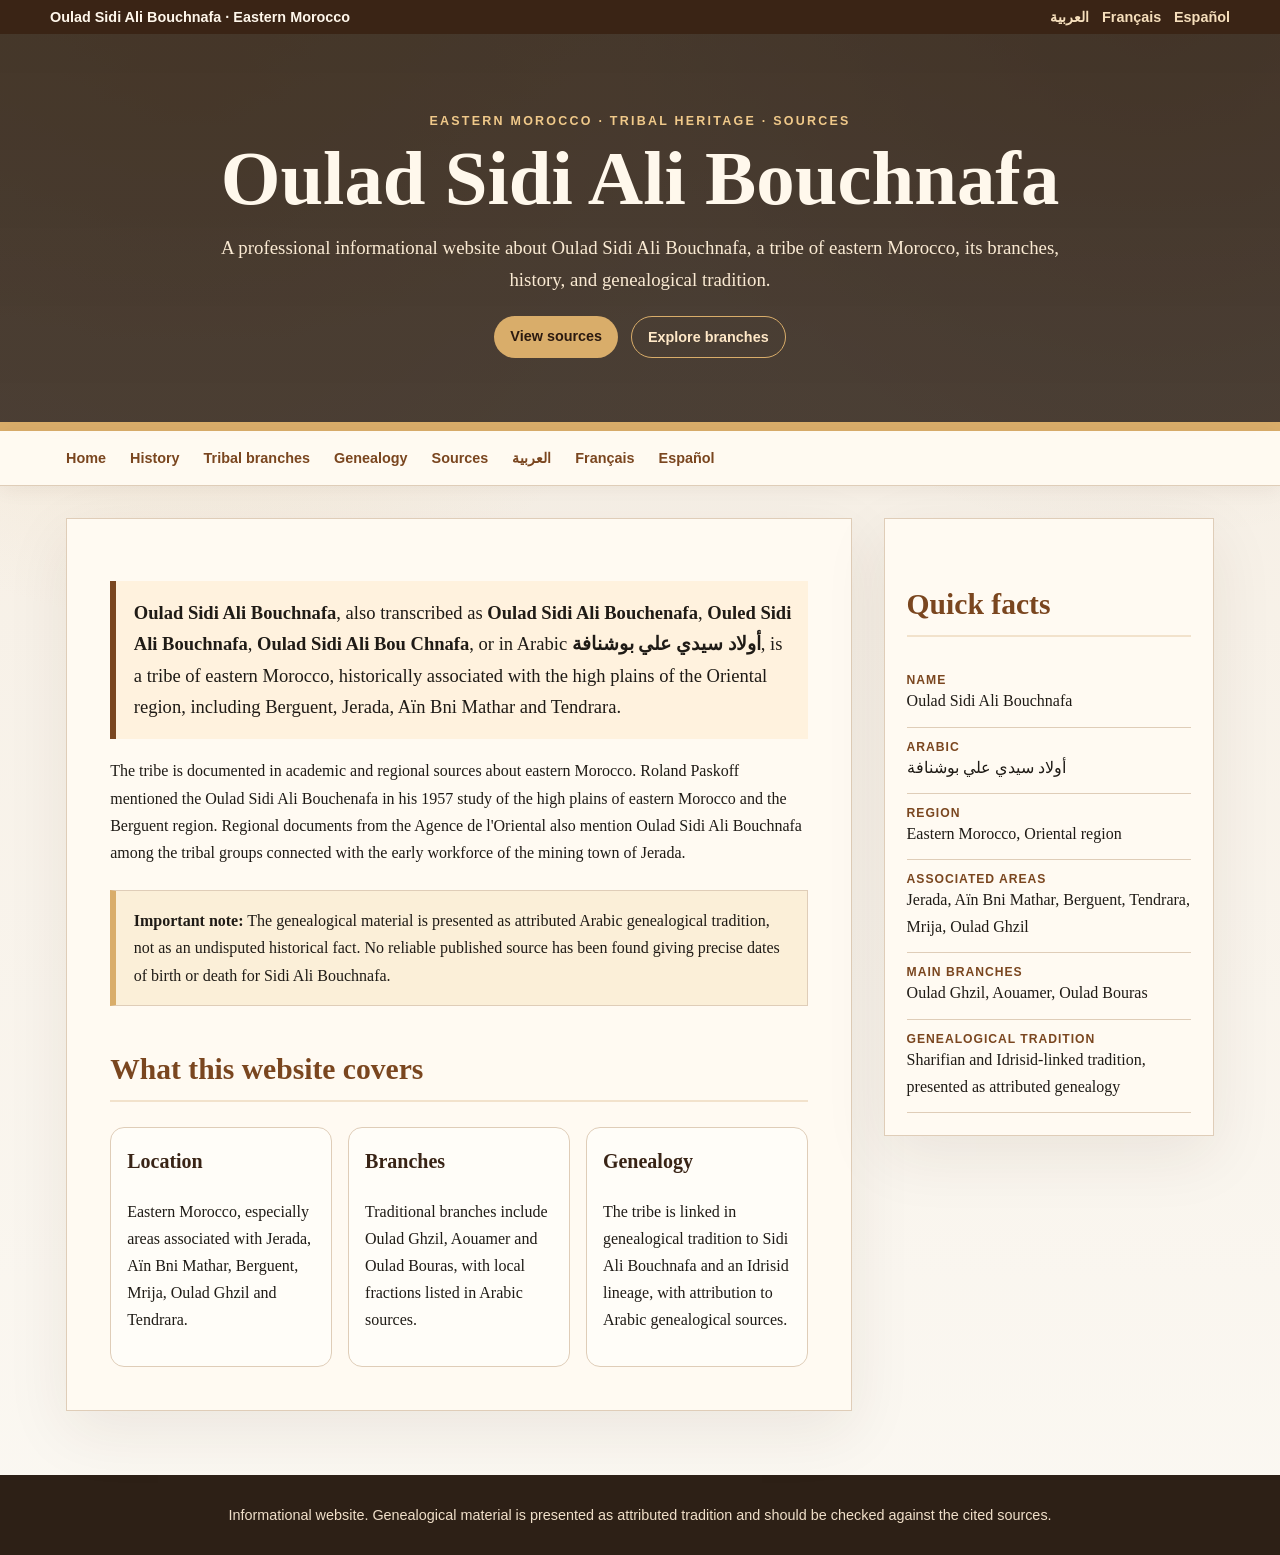
<file: index.html>
<!DOCTYPE html>
<html lang="en">
<head>
  <meta charset="UTF-8" />
  <meta name="viewport" content="width=device-width, initial-scale=1.0" />
  <title>Oulad Sidi Ali Bouchnafa | Eastern Morocco</title>
  <meta name="description" content="A professional informational website about Oulad Sidi Ali Bouchnafa, a tribe of eastern Morocco, its branches, history, and genealogical tradition." />
  <meta property="og:title" content="Oulad Sidi Ali Bouchnafa | Eastern Morocco" />
  <meta property="og:description" content="A professional informational website about Oulad Sidi Ali Bouchnafa, a tribe of eastern Morocco, its branches, history, and genealogical tradition." />
  <meta property="og:type" content="website" />
  <link rel="stylesheet" href="style.css" />
</head>
<body class="">
  <div class="topbar"><div class="wrap">
    <div>Oulad Sidi Ali Bouchnafa · Eastern Morocco</div>
    <div class="langs"><a href="ar.html">العربية</a><a href="fr.html">Français</a><a href="es.html">Español</a></div>
  </div></div>
  <section class="hero">
    <div class="kicker">Eastern Morocco · Tribal heritage · Sources</div>
    <h1>Oulad Sidi Ali Bouchnafa</h1>
    <p>A professional informational website about Oulad Sidi Ali Bouchnafa, a tribe of eastern Morocco, its branches, history, and genealogical tradition.</p>
    <div class="cta">
      <a class="button" href="sources.html">View sources</a>
      <a class="button secondary" href="branches.html">Explore branches</a>
    </div>
  </section>
  
<nav class="nav"><div class="wrap">
  <a href="index.html">Home</a>
  <a href="history.html">History</a>
  <a href="branches.html">Tribal branches</a>
  <a href="genealogy.html">Genealogy</a>
  <a href="sources.html">Sources</a>
  <a href="ar.html">العربية</a>
  <a href="fr.html">Français</a>
  <a href="es.html">Español</a>
</div></nav>

  
<div class="container">
  <main>
    <p class="lead"><strong>Oulad Sidi Ali Bouchnafa</strong>, also transcribed as <strong>Oulad Sidi Ali Bouchenafa</strong>, <strong>Ouled Sidi Ali Bouchnafa</strong>, <strong>Oulad Sidi Ali Bou Chnafa</strong>, or in Arabic <strong>أولاد سيدي علي بوشنافة</strong>, is a tribe of eastern Morocco, historically associated with the high plains of the Oriental region, including Berguent, Jerada, Aïn Bni Mathar and Tendrara.</p>

    <p>The tribe is documented in academic and regional sources about eastern Morocco. Roland Paskoff mentioned the Oulad Sidi Ali Bouchenafa in his 1957 study of the high plains of eastern Morocco and the Berguent region. Regional documents from the Agence de l'Oriental also mention Oulad Sidi Ali Bouchnafa among the tribal groups connected with the early workforce of the mining town of Jerada.</p>

    <div class="notice"><strong>Important note:</strong> The genealogical material is presented as attributed Arabic genealogical tradition, not as an undisputed historical fact. No reliable published source has been found giving precise dates of birth or death for Sidi Ali Bouchnafa.</div>

    <h2>What this website covers</h2>
    <div class="grid3">
      <div class="card"><h3>Location</h3><p>Eastern Morocco, especially areas associated with Jerada, Aïn Bni Mathar, Berguent, Mrija, Oulad Ghzil and Tendrara.</p></div>
      <div class="card"><h3>Branches</h3><p>Traditional branches include Oulad Ghzil, Aouamer and Oulad Bouras, with local fractions listed in Arabic sources.</p></div>
      <div class="card"><h3>Genealogy</h3><p>The tribe is linked in genealogical tradition to Sidi Ali Bouchnafa and an Idrisid lineage, with attribution to Arabic genealogical sources.</p></div>
    </div>
  </main>
  <aside class="panel">
    <h2>Quick facts</h2>
    <div class="factrow"><strong>Name</strong> Oulad Sidi Ali Bouchnafa</div>
    <div class="factrow"><strong>Arabic</strong> <span lang="ar" dir="rtl">أولاد سيدي علي بوشنافة</span></div>
    <div class="factrow"><strong>Region</strong> Eastern Morocco, Oriental region</div>
    <div class="factrow"><strong>Associated areas</strong> Jerada, Aïn Bni Mathar, Berguent, Tendrara, Mrija, Oulad Ghzil</div>
    <div class="factrow"><strong>Main branches</strong> Oulad Ghzil, Aouamer, Oulad Bouras</div>
    <div class="factrow"><strong>Genealogical tradition</strong> Sharifian and Idrisid-linked tradition, presented as attributed genealogy</div>
  </aside>
</div>

  <footer>
    Informational website. Genealogical material is presented as attributed tradition and should be checked against the cited sources.
  </footer>
</body>
</html>
</file>
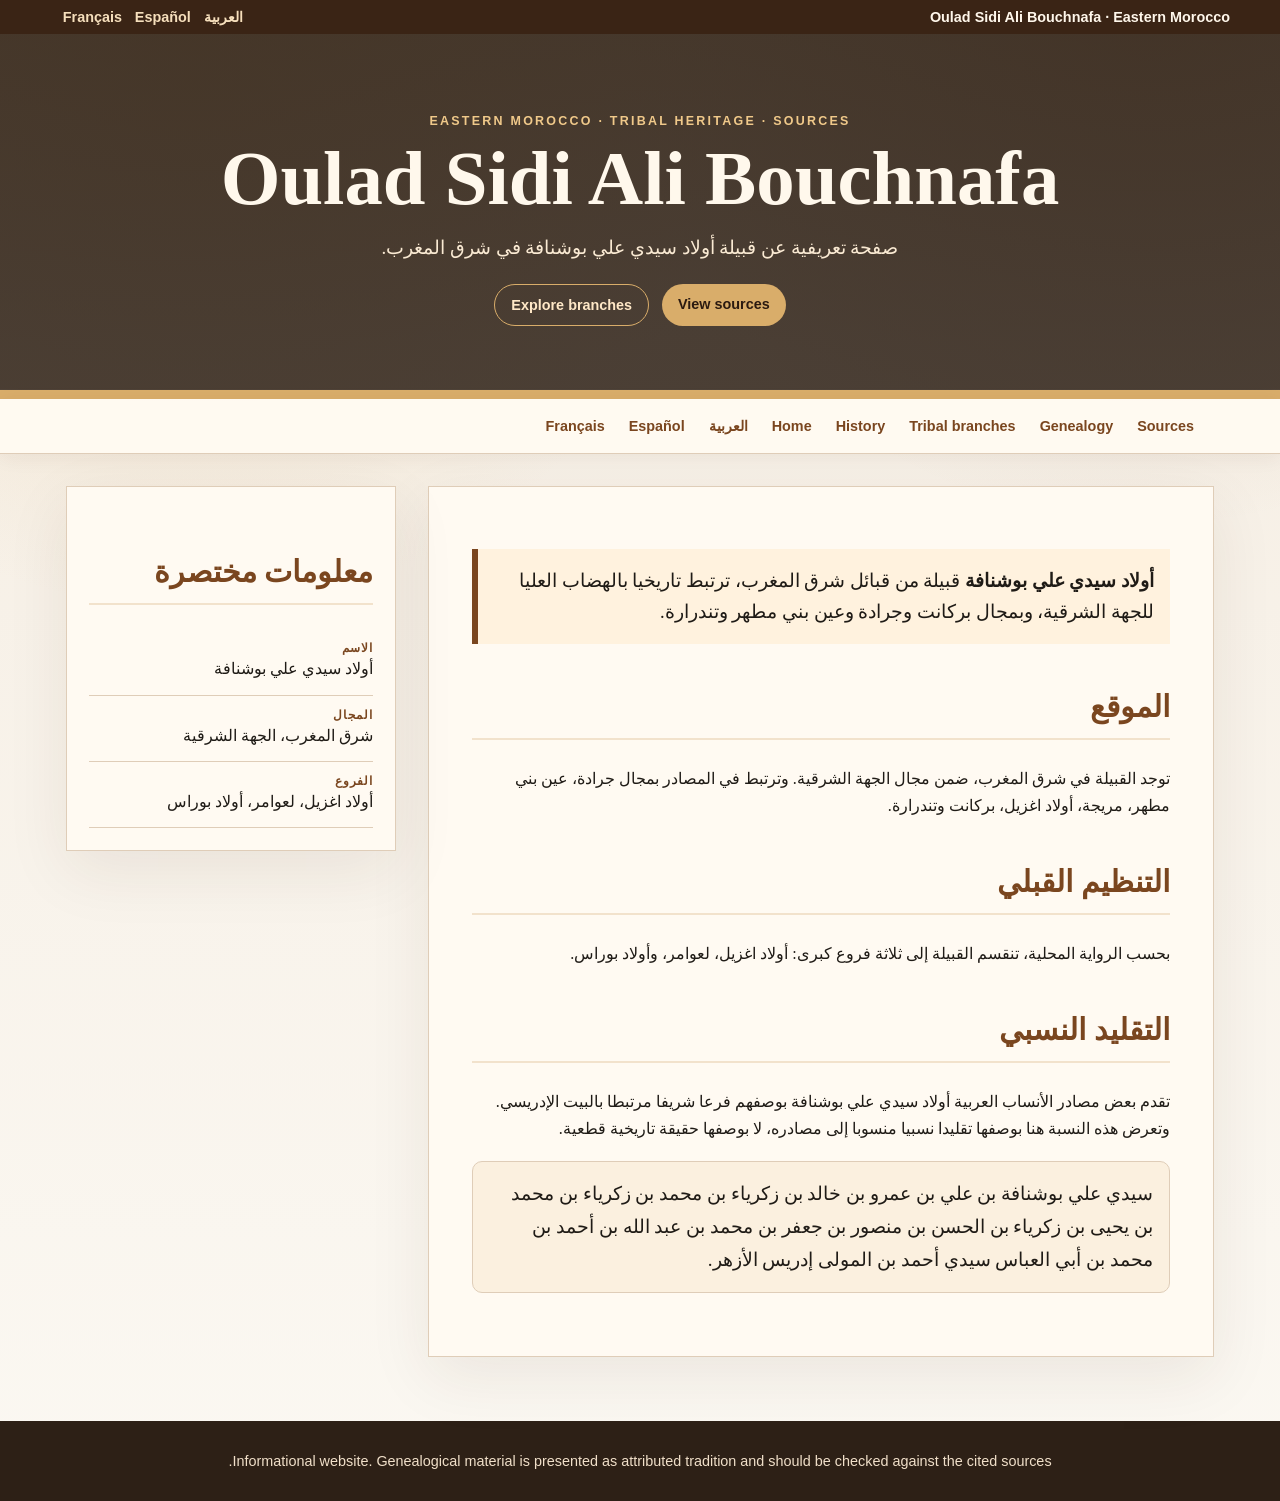
<file: ar.html>
<!DOCTYPE html>
<html lang="ar">
<head>
  <meta charset="UTF-8" />
  <meta name="viewport" content="width=device-width, initial-scale=1.0" />
  <title>أولاد سيدي علي بوشنافة</title>
  <meta name="description" content="صفحة تعريفية عن قبيلة أولاد سيدي علي بوشنافة في شرق المغرب." />
  <meta property="og:title" content="أولاد سيدي علي بوشنافة" />
  <meta property="og:description" content="صفحة تعريفية عن قبيلة أولاد سيدي علي بوشنافة في شرق المغرب." />
  <meta property="og:type" content="website" />
  <link rel="stylesheet" href="style.css" />
</head>
<body class="rtl">
  <div class="topbar"><div class="wrap">
    <div>Oulad Sidi Ali Bouchnafa · Eastern Morocco</div>
    <div class="langs"><a href="ar.html">العربية</a><a href="fr.html">Français</a><a href="es.html">Español</a></div>
  </div></div>
  <section class="hero">
    <div class="kicker">Eastern Morocco · Tribal heritage · Sources</div>
    <h1>Oulad Sidi Ali Bouchnafa</h1>
    <p>صفحة تعريفية عن قبيلة أولاد سيدي علي بوشنافة في شرق المغرب.</p>
    <div class="cta">
      <a class="button" href="sources.html">View sources</a>
      <a class="button secondary" href="branches.html">Explore branches</a>
    </div>
  </section>
  
<nav class="nav"><div class="wrap">
  <a href="index.html">Home</a>
  <a href="history.html">History</a>
  <a href="branches.html">Tribal branches</a>
  <a href="genealogy.html">Genealogy</a>
  <a href="sources.html">Sources</a>
  <a href="ar.html">العربية</a>
  <a href="fr.html">Français</a>
  <a href="es.html">Español</a>
</div></nav>

  
<div class="container rtl">
  <main>
    <p class="lead"><strong>أولاد سيدي علي بوشنافة</strong> قبيلة من قبائل شرق المغرب، ترتبط تاريخيا بالهضاب العليا للجهة الشرقية، وبمجال بركانت وجرادة وعين بني مطهر وتندرارة.</p>
    <h2>الموقع</h2>
    <p>توجد القبيلة في شرق المغرب، ضمن مجال الجهة الشرقية. وترتبط في المصادر بمجال جرادة، عين بني مطهر، مريجة، أولاد اغزيل، بركانت وتندرارة.</p>
    <h2>التنظيم القبلي</h2>
    <p>بحسب الرواية المحلية، تنقسم القبيلة إلى ثلاثة فروع كبرى: أولاد اغزيل، لعوامر، وأولاد بوراس.</p>
    <h2>التقليد النسبي</h2>
    <p>تقدم بعض مصادر الأنساب العربية أولاد سيدي علي بوشنافة بوصفهم فرعا شريفا مرتبطا بالبيت الإدريسي. وتعرض هذه النسبة هنا بوصفها تقليدا نسبيا منسوبا إلى مصادره، لا بوصفها حقيقة تاريخية قطعية.</p>
    <p class="arabic">سيدي علي بوشنافة بن علي بن عمرو بن خالد بن زكرياء بن محمد بن زكرياء بن محمد بن يحيى بن زكرياء بن الحسن بن منصور بن جعفر بن محمد بن عبد الله بن أحمد بن محمد بن أبي العباس سيدي أحمد بن المولى إدريس الأزهر.</p>
  </main>
  <aside class="panel">
    <h2>معلومات مختصرة</h2>
    <div class="factrow"><strong>الاسم</strong> أولاد سيدي علي بوشنافة</div>
    <div class="factrow"><strong>المجال</strong> شرق المغرب، الجهة الشرقية</div>
    <div class="factrow"><strong>الفروع</strong> أولاد اغزيل، لعوامر، أولاد بوراس</div>
  </aside>
</div>

  <footer>
    Informational website. Genealogical material is presented as attributed tradition and should be checked against the cited sources.
  </footer>
</body>
</html>
</file>
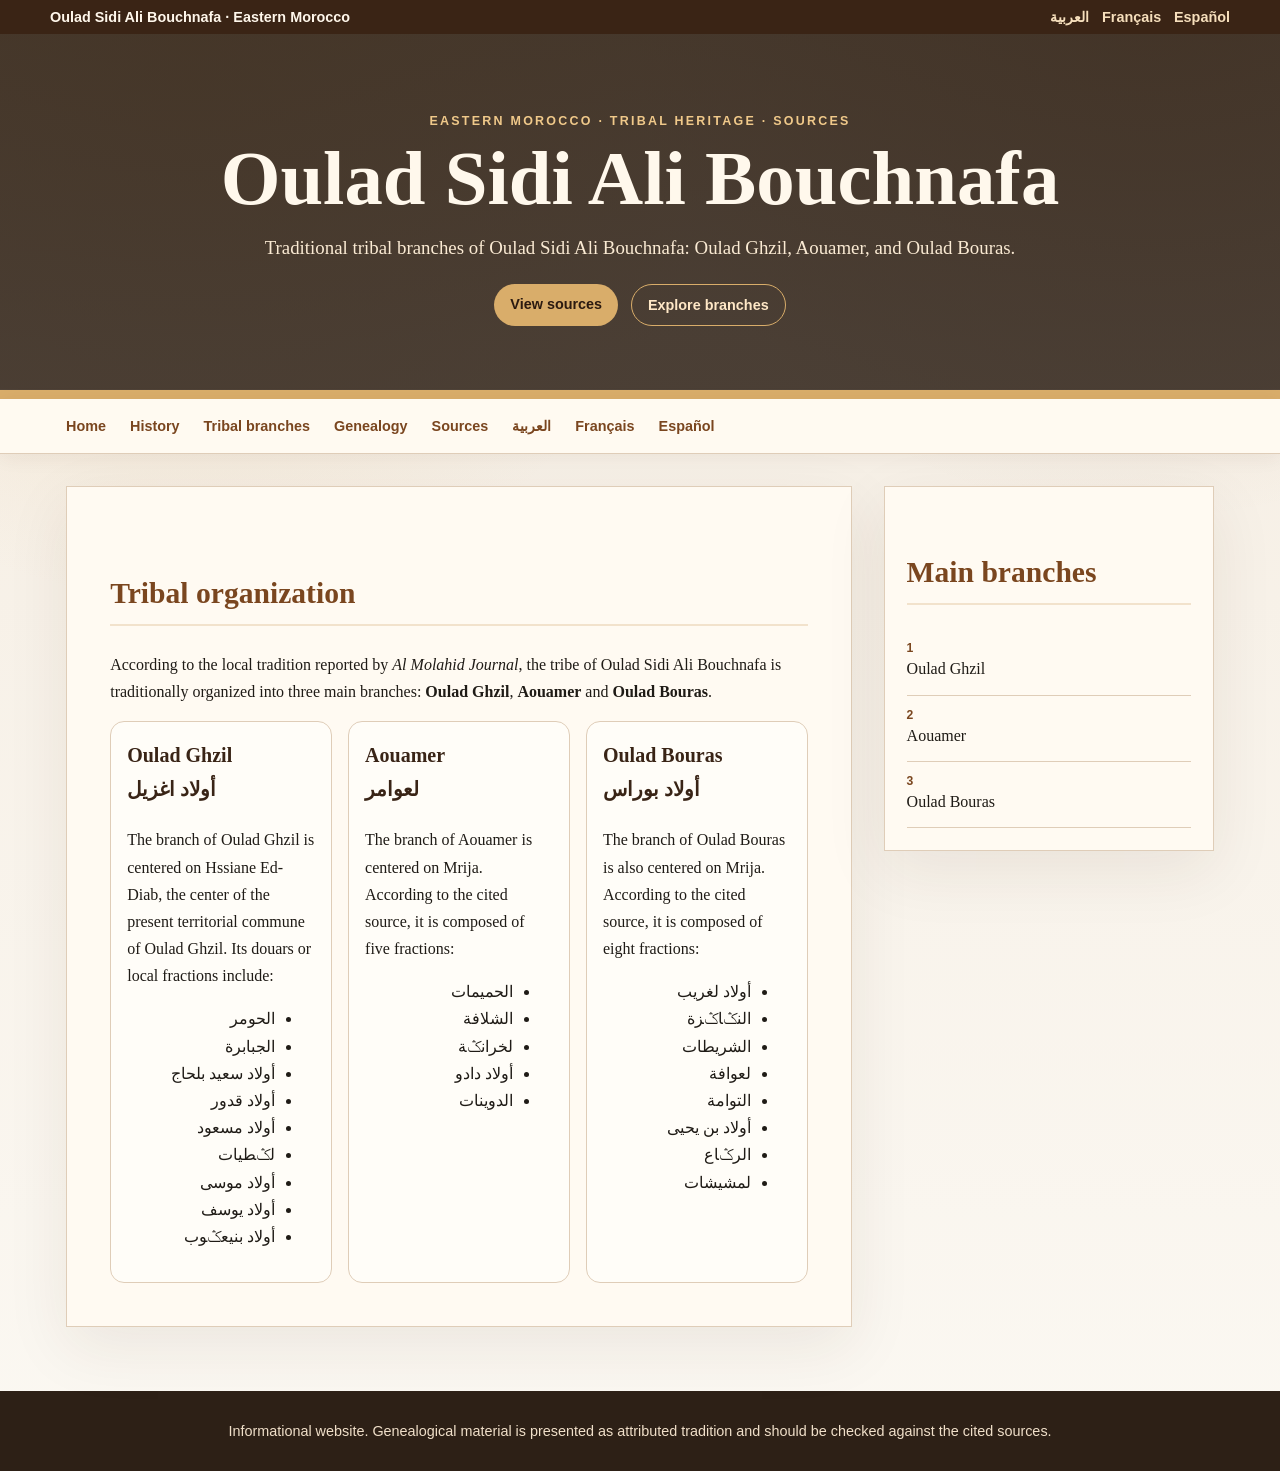
<file: branches.html>
<!DOCTYPE html>
<html lang="en">
<head>
  <meta charset="UTF-8" />
  <meta name="viewport" content="width=device-width, initial-scale=1.0" />
  <title>Tribal branches | Oulad Sidi Ali Bouchnafa</title>
  <meta name="description" content="Traditional tribal branches of Oulad Sidi Ali Bouchnafa: Oulad Ghzil, Aouamer, and Oulad Bouras." />
  <meta property="og:title" content="Tribal branches | Oulad Sidi Ali Bouchnafa" />
  <meta property="og:description" content="Traditional tribal branches of Oulad Sidi Ali Bouchnafa: Oulad Ghzil, Aouamer, and Oulad Bouras." />
  <meta property="og:type" content="website" />
  <link rel="stylesheet" href="style.css" />
</head>
<body class="">
  <div class="topbar"><div class="wrap">
    <div>Oulad Sidi Ali Bouchnafa · Eastern Morocco</div>
    <div class="langs"><a href="ar.html">العربية</a><a href="fr.html">Français</a><a href="es.html">Español</a></div>
  </div></div>
  <section class="hero">
    <div class="kicker">Eastern Morocco · Tribal heritage · Sources</div>
    <h1>Oulad Sidi Ali Bouchnafa</h1>
    <p>Traditional tribal branches of Oulad Sidi Ali Bouchnafa: Oulad Ghzil, Aouamer, and Oulad Bouras.</p>
    <div class="cta">
      <a class="button" href="sources.html">View sources</a>
      <a class="button secondary" href="branches.html">Explore branches</a>
    </div>
  </section>
  
<nav class="nav"><div class="wrap">
  <a href="index.html">Home</a>
  <a href="history.html">History</a>
  <a href="branches.html">Tribal branches</a>
  <a href="genealogy.html">Genealogy</a>
  <a href="sources.html">Sources</a>
  <a href="ar.html">العربية</a>
  <a href="fr.html">Français</a>
  <a href="es.html">Español</a>
</div></nav>

  
<div class="container">
  <main>
    <h2>Tribal organization</h2>
    <p>According to the local tradition reported by <em>Al Molahid Journal</em>, the tribe of Oulad Sidi Ali Bouchnafa is traditionally organized into three main branches: <strong>Oulad Ghzil</strong>, <strong>Aouamer</strong> and <strong>Oulad Bouras</strong>.</p>

    <div class="grid3">
      <article class="card">
        <h3>Oulad Ghzil<br><span lang="ar">أولاد اغزيل</span></h3>
        <p>The branch of Oulad Ghzil is centered on Hssiane Ed-Diab, the center of the present territorial commune of Oulad Ghzil. Its douars or local fractions include:</p>
        <ul lang="ar" dir="rtl">
          <li>الحومر</li><li>الجبابرة</li><li>أولاد سعيد بلحاج</li><li>أولاد قدور</li><li>أولاد مسعود</li><li>لݣطيات</li><li>أولاد موسى</li><li>أولاد يوسف</li><li>أولاد بنيعݣوب</li>
        </ul>
      </article>

      <article class="card">
        <h3>Aouamer<br><span lang="ar">لعوامر</span></h3>
        <p>The branch of Aouamer is centered on Mrija. According to the cited source, it is composed of five fractions:</p>
        <ul lang="ar" dir="rtl">
          <li>الحميمات</li><li>الشلافة</li><li>لخرانݣة</li><li>أولاد دادو</li><li>الدوينات</li>
        </ul>
      </article>

      <article class="card">
        <h3>Oulad Bouras<br><span lang="ar">أولاد بوراس</span></h3>
        <p>The branch of Oulad Bouras is also centered on Mrija. According to the cited source, it is composed of eight fractions:</p>
        <ul lang="ar" dir="rtl">
          <li>أولاد لغريب</li><li>النݣاݣزة</li><li>الشريطات</li><li>لعوافة</li><li>التوامة</li><li>أولاد بن يحيى</li><li>الرݣاع</li><li>لمشيشات</li>
        </ul>
      </article>
    </div>
  </main>
  <aside class="panel">
    <h2>Main branches</h2>
    <div class="factrow"><strong>1</strong> Oulad Ghzil</div>
    <div class="factrow"><strong>2</strong> Aouamer</div>
    <div class="factrow"><strong>3</strong> Oulad Bouras</div>
  </aside>
</div>

  <footer>
    Informational website. Genealogical material is presented as attributed tradition and should be checked against the cited sources.
  </footer>
</body>
</html>
</file>
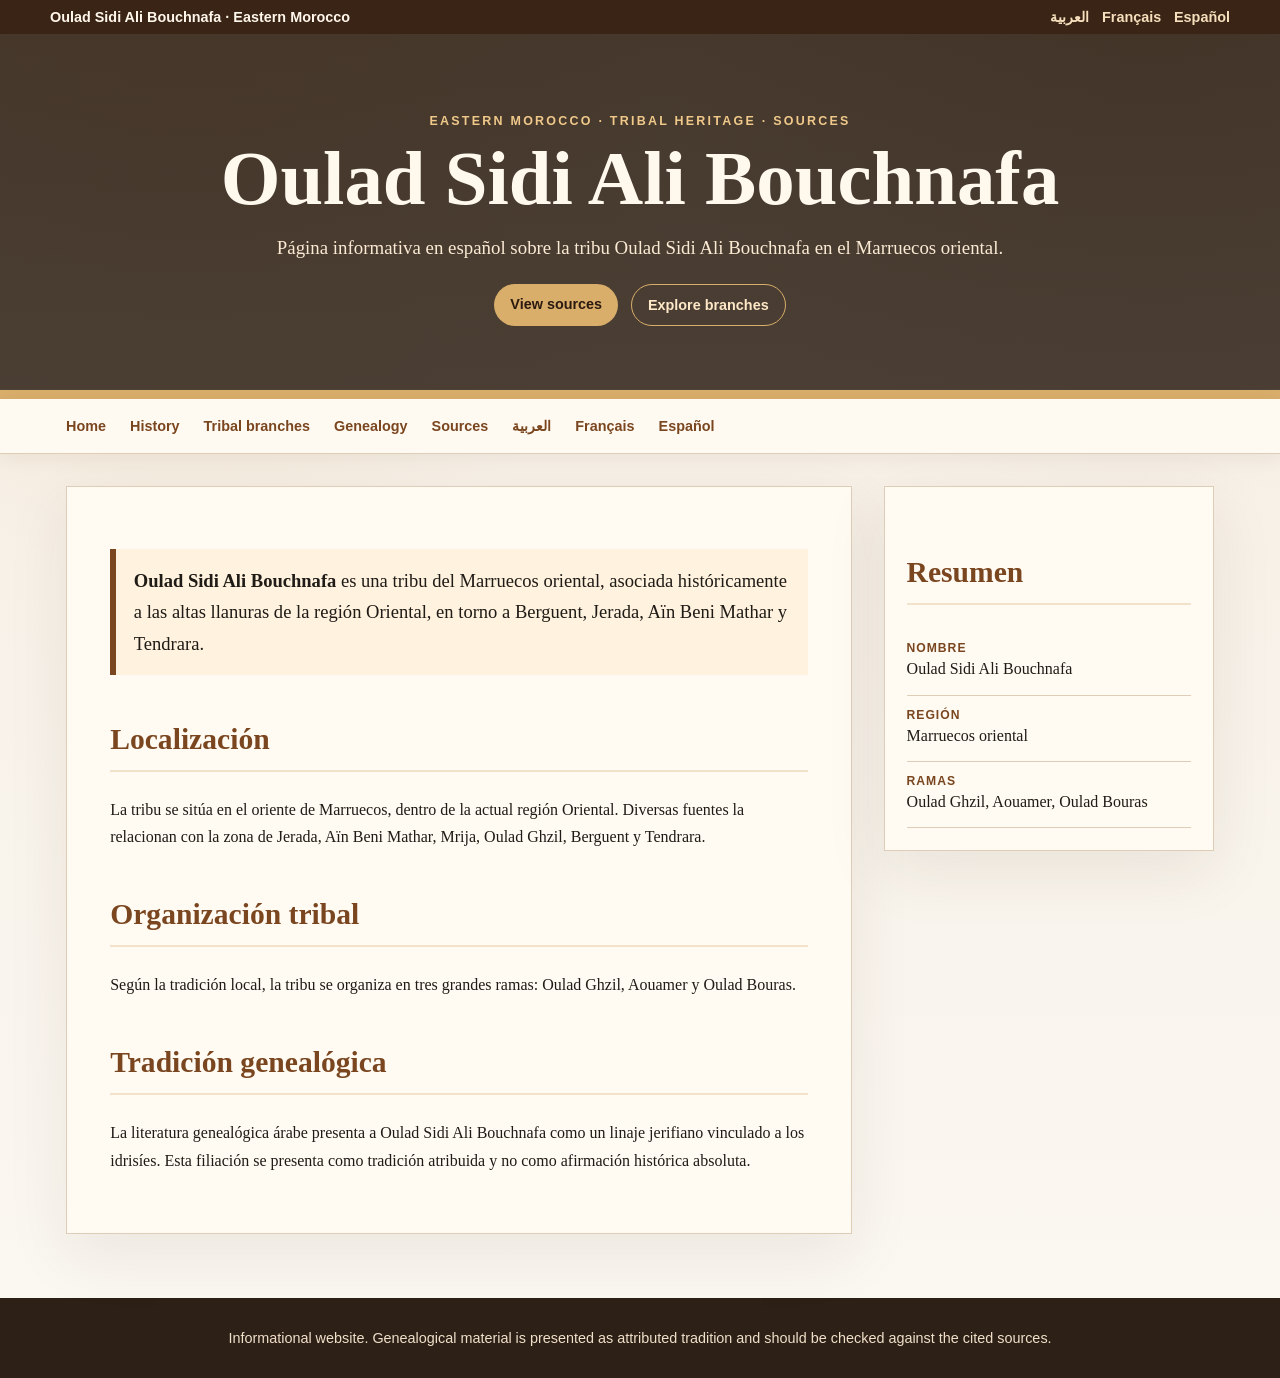
<file: es.html>
<!DOCTYPE html>
<html lang="es">
<head>
  <meta charset="UTF-8" />
  <meta name="viewport" content="width=device-width, initial-scale=1.0" />
  <title>Oulad Sidi Ali Bouchnafa | Español</title>
  <meta name="description" content="Página informativa en español sobre la tribu Oulad Sidi Ali Bouchnafa en el Marruecos oriental." />
  <meta property="og:title" content="Oulad Sidi Ali Bouchnafa | Español" />
  <meta property="og:description" content="Página informativa en español sobre la tribu Oulad Sidi Ali Bouchnafa en el Marruecos oriental." />
  <meta property="og:type" content="website" />
  <link rel="stylesheet" href="style.css" />
</head>
<body class="">
  <div class="topbar"><div class="wrap">
    <div>Oulad Sidi Ali Bouchnafa · Eastern Morocco</div>
    <div class="langs"><a href="ar.html">العربية</a><a href="fr.html">Français</a><a href="es.html">Español</a></div>
  </div></div>
  <section class="hero">
    <div class="kicker">Eastern Morocco · Tribal heritage · Sources</div>
    <h1>Oulad Sidi Ali Bouchnafa</h1>
    <p>Página informativa en español sobre la tribu Oulad Sidi Ali Bouchnafa en el Marruecos oriental.</p>
    <div class="cta">
      <a class="button" href="sources.html">View sources</a>
      <a class="button secondary" href="branches.html">Explore branches</a>
    </div>
  </section>
  
<nav class="nav"><div class="wrap">
  <a href="index.html">Home</a>
  <a href="history.html">History</a>
  <a href="branches.html">Tribal branches</a>
  <a href="genealogy.html">Genealogy</a>
  <a href="sources.html">Sources</a>
  <a href="ar.html">العربية</a>
  <a href="fr.html">Français</a>
  <a href="es.html">Español</a>
</div></nav>

  
<div class="container">
  <main>
    <p class="lead"><strong>Oulad Sidi Ali Bouchnafa</strong> es una tribu del Marruecos oriental, asociada históricamente a las altas llanuras de la región Oriental, en torno a Berguent, Jerada, Aïn Beni Mathar y Tendrara.</p>
    <h2>Localización</h2>
    <p>La tribu se sitúa en el oriente de Marruecos, dentro de la actual región Oriental. Diversas fuentes la relacionan con la zona de Jerada, Aïn Beni Mathar, Mrija, Oulad Ghzil, Berguent y Tendrara.</p>
    <h2>Organización tribal</h2>
    <p>Según la tradición local, la tribu se organiza en tres grandes ramas: Oulad Ghzil, Aouamer y Oulad Bouras.</p>
    <h2>Tradición genealógica</h2>
    <p>La literatura genealógica árabe presenta a Oulad Sidi Ali Bouchnafa como un linaje jerifiano vinculado a los idrisíes. Esta filiación se presenta como tradición atribuida y no como afirmación histórica absoluta.</p>
  </main>
  <aside class="panel">
    <h2>Resumen</h2>
    <div class="factrow"><strong>Nombre</strong> Oulad Sidi Ali Bouchnafa</div>
    <div class="factrow"><strong>Región</strong> Marruecos oriental</div>
    <div class="factrow"><strong>Ramas</strong> Oulad Ghzil, Aouamer, Oulad Bouras</div>
  </aside>
</div>

  <footer>
    Informational website. Genealogical material is presented as attributed tradition and should be checked against the cited sources.
  </footer>
</body>
</html>
</file>
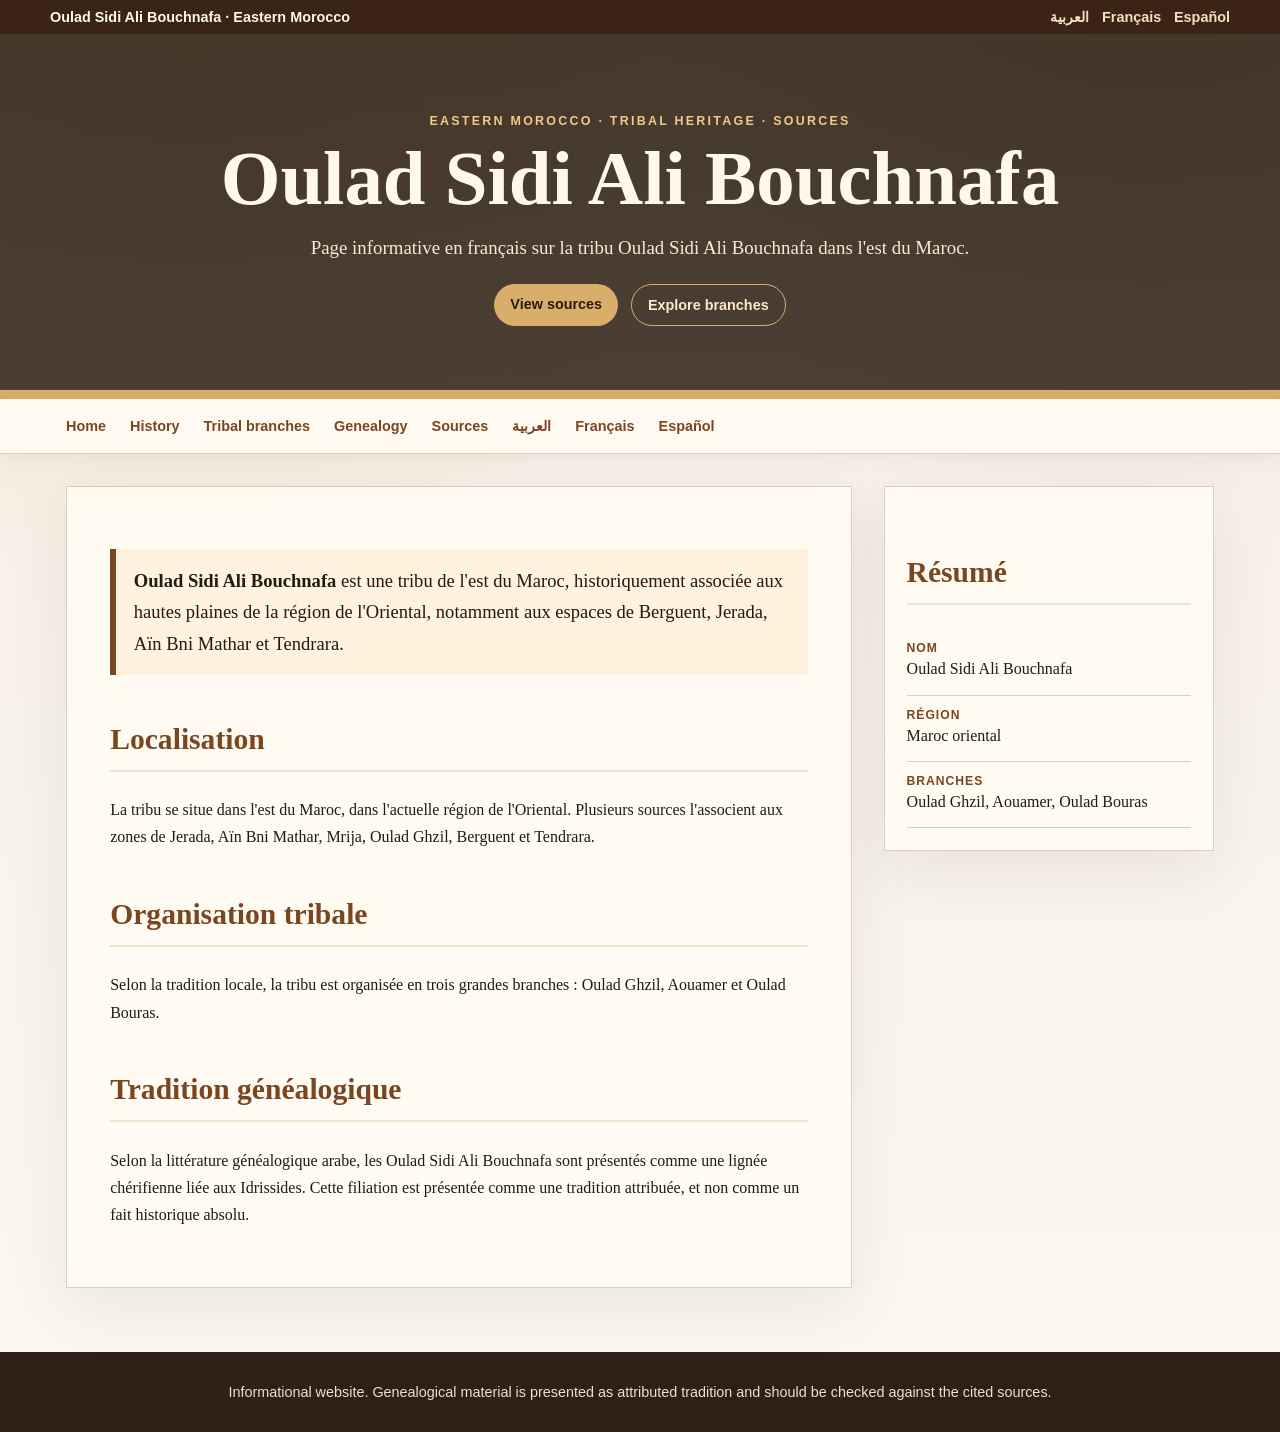
<file: fr.html>
<!DOCTYPE html>
<html lang="fr">
<head>
  <meta charset="UTF-8" />
  <meta name="viewport" content="width=device-width, initial-scale=1.0" />
  <title>Oulad Sidi Ali Bouchnafa | Français</title>
  <meta name="description" content="Page informative en français sur la tribu Oulad Sidi Ali Bouchnafa dans l&#x27;est du Maroc." />
  <meta property="og:title" content="Oulad Sidi Ali Bouchnafa | Français" />
  <meta property="og:description" content="Page informative en français sur la tribu Oulad Sidi Ali Bouchnafa dans l&#x27;est du Maroc." />
  <meta property="og:type" content="website" />
  <link rel="stylesheet" href="style.css" />
</head>
<body class="">
  <div class="topbar"><div class="wrap">
    <div>Oulad Sidi Ali Bouchnafa · Eastern Morocco</div>
    <div class="langs"><a href="ar.html">العربية</a><a href="fr.html">Français</a><a href="es.html">Español</a></div>
  </div></div>
  <section class="hero">
    <div class="kicker">Eastern Morocco · Tribal heritage · Sources</div>
    <h1>Oulad Sidi Ali Bouchnafa</h1>
    <p>Page informative en français sur la tribu Oulad Sidi Ali Bouchnafa dans l&#x27;est du Maroc.</p>
    <div class="cta">
      <a class="button" href="sources.html">View sources</a>
      <a class="button secondary" href="branches.html">Explore branches</a>
    </div>
  </section>
  
<nav class="nav"><div class="wrap">
  <a href="index.html">Home</a>
  <a href="history.html">History</a>
  <a href="branches.html">Tribal branches</a>
  <a href="genealogy.html">Genealogy</a>
  <a href="sources.html">Sources</a>
  <a href="ar.html">العربية</a>
  <a href="fr.html">Français</a>
  <a href="es.html">Español</a>
</div></nav>

  
<div class="container">
  <main>
    <p class="lead"><strong>Oulad Sidi Ali Bouchnafa</strong> est une tribu de l'est du Maroc, historiquement associée aux hautes plaines de la région de l'Oriental, notamment aux espaces de Berguent, Jerada, Aïn Bni Mathar et Tendrara.</p>
    <h2>Localisation</h2>
    <p>La tribu se situe dans l'est du Maroc, dans l'actuelle région de l'Oriental. Plusieurs sources l'associent aux zones de Jerada, Aïn Bni Mathar, Mrija, Oulad Ghzil, Berguent et Tendrara.</p>
    <h2>Organisation tribale</h2>
    <p>Selon la tradition locale, la tribu est organisée en trois grandes branches : Oulad Ghzil, Aouamer et Oulad Bouras.</p>
    <h2>Tradition généalogique</h2>
    <p>Selon la littérature généalogique arabe, les Oulad Sidi Ali Bouchnafa sont présentés comme une lignée chérifienne liée aux Idrissides. Cette filiation est présentée comme une tradition attribuée, et non comme un fait historique absolu.</p>
  </main>
  <aside class="panel">
    <h2>Résumé</h2>
    <div class="factrow"><strong>Nom</strong> Oulad Sidi Ali Bouchnafa</div>
    <div class="factrow"><strong>Région</strong> Maroc oriental</div>
    <div class="factrow"><strong>Branches</strong> Oulad Ghzil, Aouamer, Oulad Bouras</div>
  </aside>
</div>

  <footer>
    Informational website. Genealogical material is presented as attributed tradition and should be checked against the cited sources.
  </footer>
</body>
</html>
</file>
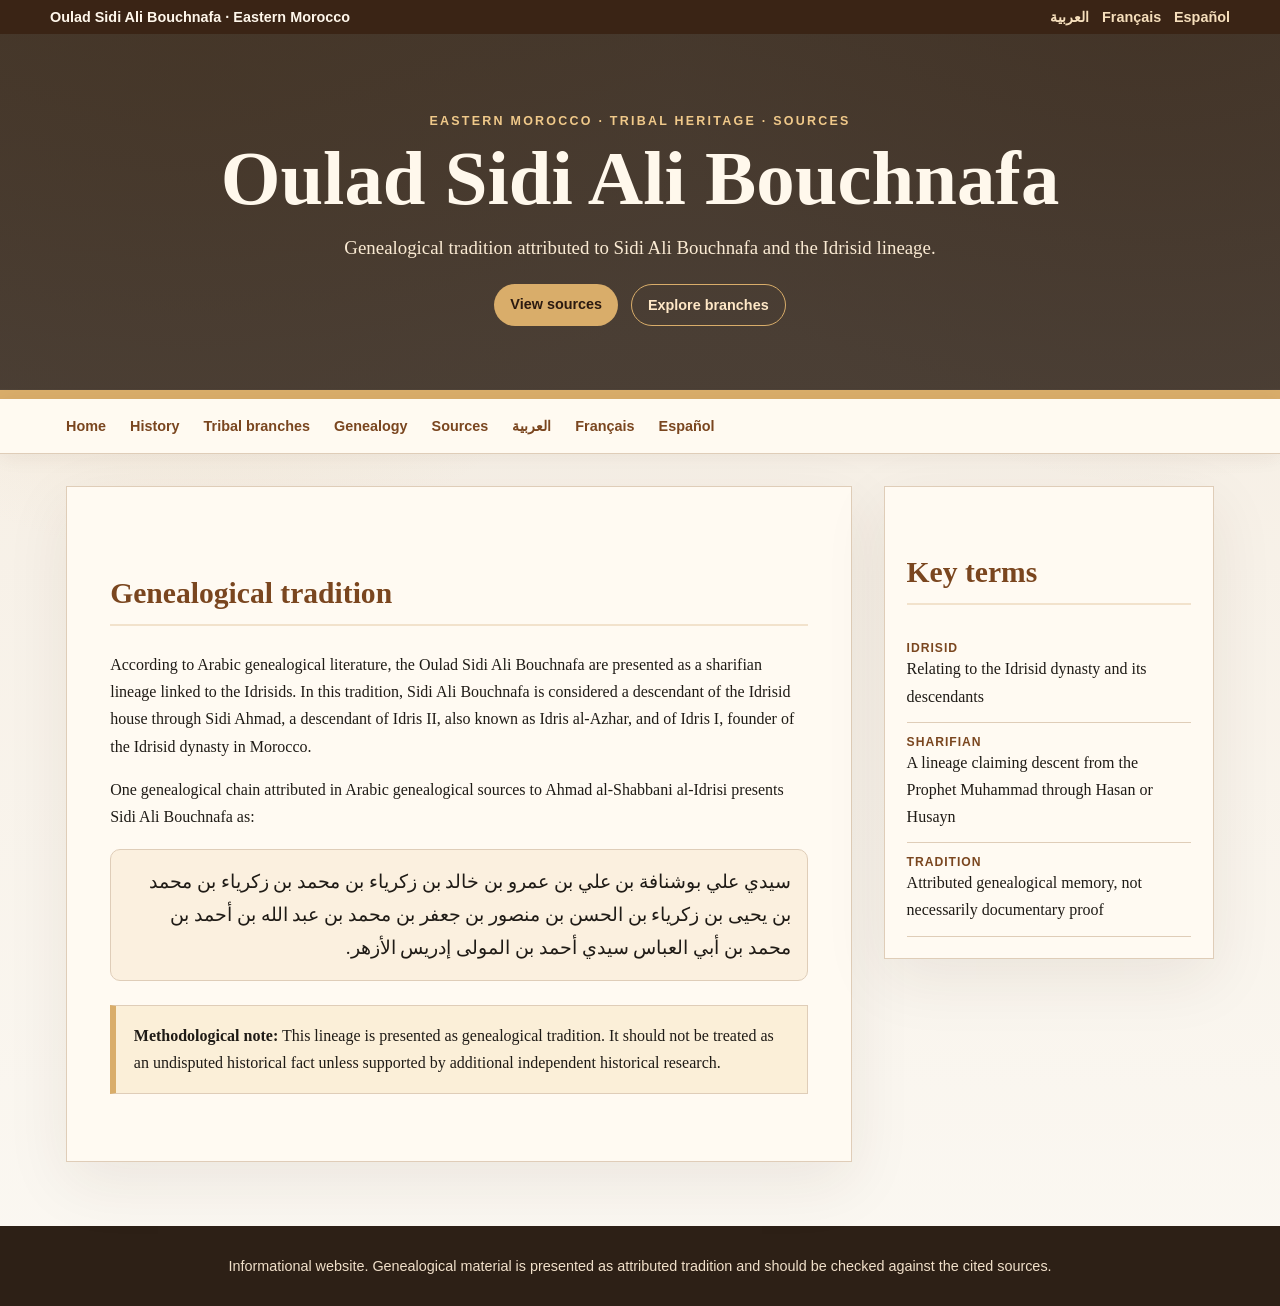
<file: genealogy.html>
<!DOCTYPE html>
<html lang="en">
<head>
  <meta charset="UTF-8" />
  <meta name="viewport" content="width=device-width, initial-scale=1.0" />
  <title>Genealogical tradition | Oulad Sidi Ali Bouchnafa</title>
  <meta name="description" content="Genealogical tradition attributed to Sidi Ali Bouchnafa and the Idrisid lineage." />
  <meta property="og:title" content="Genealogical tradition | Oulad Sidi Ali Bouchnafa" />
  <meta property="og:description" content="Genealogical tradition attributed to Sidi Ali Bouchnafa and the Idrisid lineage." />
  <meta property="og:type" content="website" />
  <link rel="stylesheet" href="style.css" />
</head>
<body class="">
  <div class="topbar"><div class="wrap">
    <div>Oulad Sidi Ali Bouchnafa · Eastern Morocco</div>
    <div class="langs"><a href="ar.html">العربية</a><a href="fr.html">Français</a><a href="es.html">Español</a></div>
  </div></div>
  <section class="hero">
    <div class="kicker">Eastern Morocco · Tribal heritage · Sources</div>
    <h1>Oulad Sidi Ali Bouchnafa</h1>
    <p>Genealogical tradition attributed to Sidi Ali Bouchnafa and the Idrisid lineage.</p>
    <div class="cta">
      <a class="button" href="sources.html">View sources</a>
      <a class="button secondary" href="branches.html">Explore branches</a>
    </div>
  </section>
  
<nav class="nav"><div class="wrap">
  <a href="index.html">Home</a>
  <a href="history.html">History</a>
  <a href="branches.html">Tribal branches</a>
  <a href="genealogy.html">Genealogy</a>
  <a href="sources.html">Sources</a>
  <a href="ar.html">العربية</a>
  <a href="fr.html">Français</a>
  <a href="es.html">Español</a>
</div></nav>

  
<div class="container">
  <main>
    <h2>Genealogical tradition</h2>
    <p>According to Arabic genealogical literature, the Oulad Sidi Ali Bouchnafa are presented as a sharifian lineage linked to the Idrisids. In this tradition, Sidi Ali Bouchnafa is considered a descendant of the Idrisid house through Sidi Ahmad, a descendant of Idris II, also known as Idris al-Azhar, and of Idris I, founder of the Idrisid dynasty in Morocco.</p>

    <p>One genealogical chain attributed in Arabic genealogical sources to Ahmad al-Shabbani al-Idrisi presents Sidi Ali Bouchnafa as:</p>

    <p class="arabic" lang="ar">سيدي علي بوشنافة بن علي بن عمرو بن خالد بن زكرياء بن محمد بن زكرياء بن محمد بن يحيى بن زكرياء بن الحسن بن منصور بن جعفر بن محمد بن عبد الله بن أحمد بن محمد بن أبي العباس سيدي أحمد بن المولى إدريس الأزهر.</p>

    <div class="notice"><strong>Methodological note:</strong> This lineage is presented as genealogical tradition. It should not be treated as an undisputed historical fact unless supported by additional independent historical research.</div>
  </main>
  <aside class="panel">
    <h2>Key terms</h2>
    <div class="factrow"><strong>Idrisid</strong> Relating to the Idrisid dynasty and its descendants</div>
    <div class="factrow"><strong>Sharifian</strong> A lineage claiming descent from the Prophet Muhammad through Hasan or Husayn</div>
    <div class="factrow"><strong>Tradition</strong> Attributed genealogical memory, not necessarily documentary proof</div>
  </aside>
</div>

  <footer>
    Informational website. Genealogical material is presented as attributed tradition and should be checked against the cited sources.
  </footer>
</body>
</html>
</file>
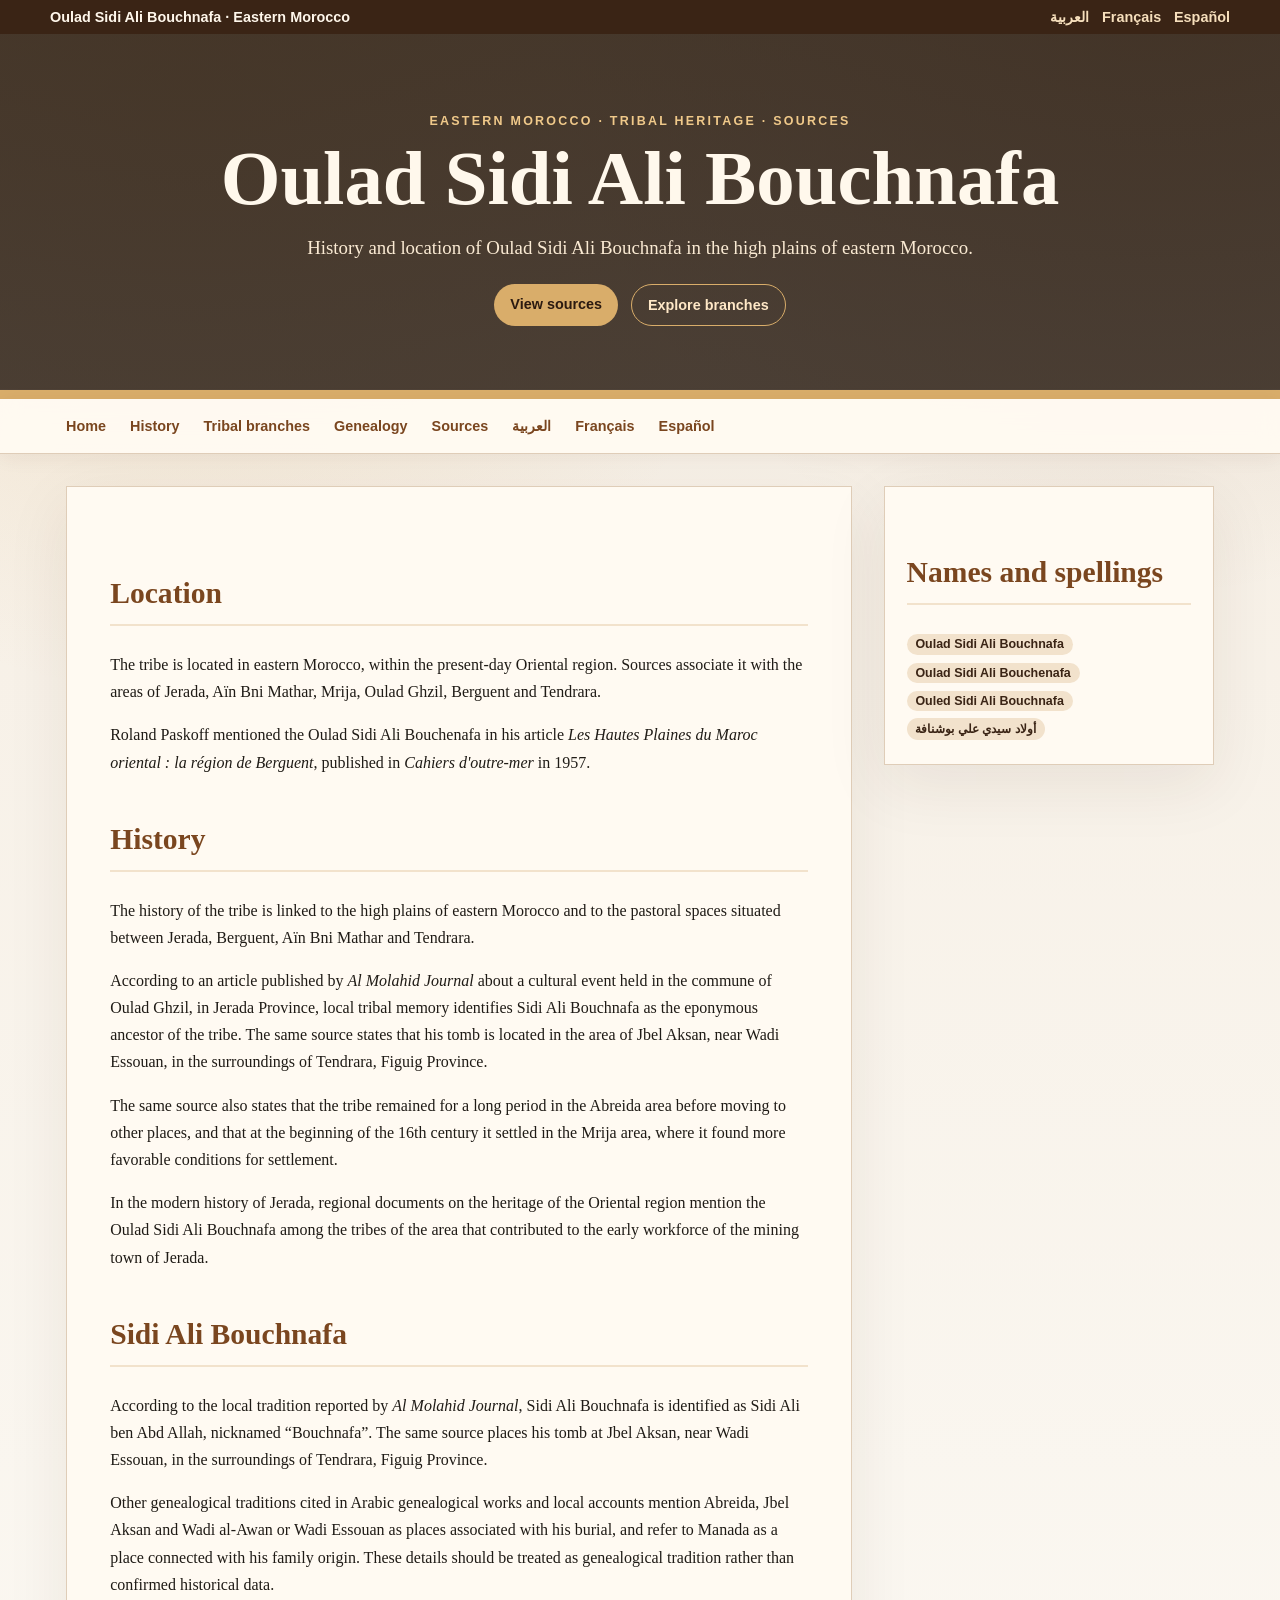
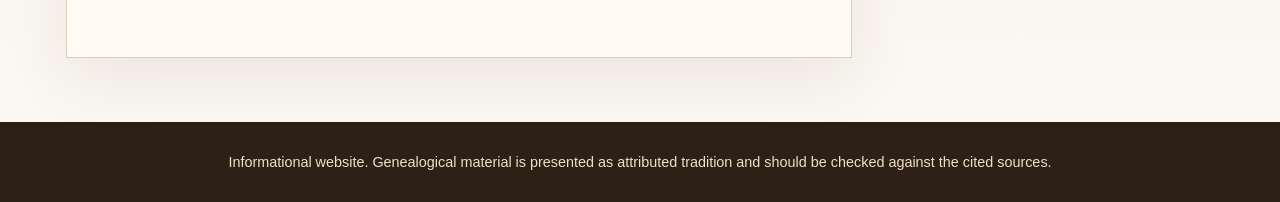
<file: history.html>
<!DOCTYPE html>
<html lang="en">
<head>
  <meta charset="UTF-8" />
  <meta name="viewport" content="width=device-width, initial-scale=1.0" />
  <title>History | Oulad Sidi Ali Bouchnafa</title>
  <meta name="description" content="History and location of Oulad Sidi Ali Bouchnafa in the high plains of eastern Morocco." />
  <meta property="og:title" content="History | Oulad Sidi Ali Bouchnafa" />
  <meta property="og:description" content="History and location of Oulad Sidi Ali Bouchnafa in the high plains of eastern Morocco." />
  <meta property="og:type" content="website" />
  <link rel="stylesheet" href="style.css" />
</head>
<body class="">
  <div class="topbar"><div class="wrap">
    <div>Oulad Sidi Ali Bouchnafa · Eastern Morocco</div>
    <div class="langs"><a href="ar.html">العربية</a><a href="fr.html">Français</a><a href="es.html">Español</a></div>
  </div></div>
  <section class="hero">
    <div class="kicker">Eastern Morocco · Tribal heritage · Sources</div>
    <h1>Oulad Sidi Ali Bouchnafa</h1>
    <p>History and location of Oulad Sidi Ali Bouchnafa in the high plains of eastern Morocco.</p>
    <div class="cta">
      <a class="button" href="sources.html">View sources</a>
      <a class="button secondary" href="branches.html">Explore branches</a>
    </div>
  </section>
  
<nav class="nav"><div class="wrap">
  <a href="index.html">Home</a>
  <a href="history.html">History</a>
  <a href="branches.html">Tribal branches</a>
  <a href="genealogy.html">Genealogy</a>
  <a href="sources.html">Sources</a>
  <a href="ar.html">العربية</a>
  <a href="fr.html">Français</a>
  <a href="es.html">Español</a>
</div></nav>

  
<div class="container">
  <main>
    <h2>Location</h2>
    <p>The tribe is located in eastern Morocco, within the present-day Oriental region. Sources associate it with the areas of Jerada, Aïn Bni Mathar, Mrija, Oulad Ghzil, Berguent and Tendrara.</p>
    <p>Roland Paskoff mentioned the Oulad Sidi Ali Bouchenafa in his article <em>Les Hautes Plaines du Maroc oriental : la région de Berguent</em>, published in <em>Cahiers d'outre-mer</em> in 1957.</p>

    <h2>History</h2>
    <p>The history of the tribe is linked to the high plains of eastern Morocco and to the pastoral spaces situated between Jerada, Berguent, Aïn Bni Mathar and Tendrara.</p>
    <p>According to an article published by <em>Al Molahid Journal</em> about a cultural event held in the commune of Oulad Ghzil, in Jerada Province, local tribal memory identifies Sidi Ali Bouchnafa as the eponymous ancestor of the tribe. The same source states that his tomb is located in the area of Jbel Aksan, near Wadi Essouan, in the surroundings of Tendrara, Figuig Province.</p>
    <p>The same source also states that the tribe remained for a long period in the Abreida area before moving to other places, and that at the beginning of the 16th century it settled in the Mrija area, where it found more favorable conditions for settlement.</p>
    <p>In the modern history of Jerada, regional documents on the heritage of the Oriental region mention the Oulad Sidi Ali Bouchnafa among the tribes of the area that contributed to the early workforce of the mining town of Jerada.</p>

    <h2>Sidi Ali Bouchnafa</h2>
    <p>According to the local tradition reported by <em>Al Molahid Journal</em>, Sidi Ali Bouchnafa is identified as Sidi Ali ben Abd Allah, nicknamed “Bouchnafa”. The same source places his tomb at Jbel Aksan, near Wadi Essouan, in the surroundings of Tendrara, Figuig Province.</p>
    <p>Other genealogical traditions cited in Arabic genealogical works and local accounts mention Abreida, Jbel Aksan and Wadi al-Awan or Wadi Essouan as places associated with his burial, and refer to Manada as a place connected with his family origin. These details should be treated as genealogical tradition rather than confirmed historical data.</p>
  </main>
  <aside class="panel">
    <h2>Names and spellings</h2>
    <span class="badge">Oulad Sidi Ali Bouchnafa</span>
    <span class="badge">Oulad Sidi Ali Bouchenafa</span>
    <span class="badge">Ouled Sidi Ali Bouchnafa</span>
    <span class="badge">أولاد سيدي علي بوشنافة</span>
  </aside>
</div>

  <footer>
    Informational website. Genealogical material is presented as attributed tradition and should be checked against the cited sources.
  </footer>
</body>
</html>
</file>
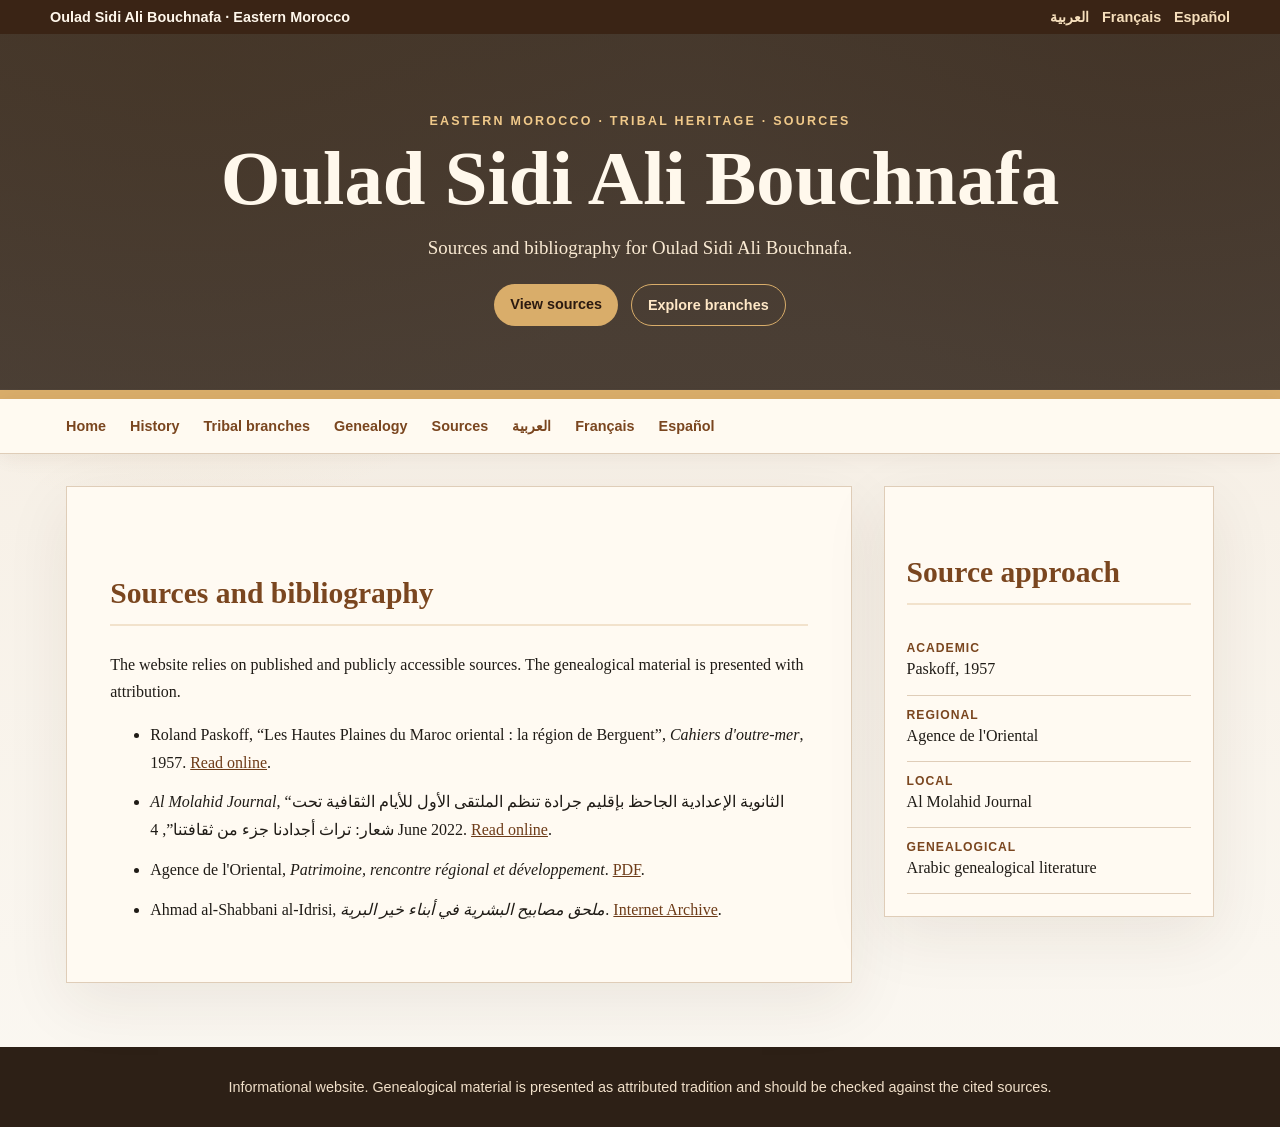
<file: sources.html>
<!DOCTYPE html>
<html lang="en">
<head>
  <meta charset="UTF-8" />
  <meta name="viewport" content="width=device-width, initial-scale=1.0" />
  <title>Sources | Oulad Sidi Ali Bouchnafa</title>
  <meta name="description" content="Sources and bibliography for Oulad Sidi Ali Bouchnafa." />
  <meta property="og:title" content="Sources | Oulad Sidi Ali Bouchnafa" />
  <meta property="og:description" content="Sources and bibliography for Oulad Sidi Ali Bouchnafa." />
  <meta property="og:type" content="website" />
  <link rel="stylesheet" href="style.css" />
</head>
<body class="">
  <div class="topbar"><div class="wrap">
    <div>Oulad Sidi Ali Bouchnafa · Eastern Morocco</div>
    <div class="langs"><a href="ar.html">العربية</a><a href="fr.html">Français</a><a href="es.html">Español</a></div>
  </div></div>
  <section class="hero">
    <div class="kicker">Eastern Morocco · Tribal heritage · Sources</div>
    <h1>Oulad Sidi Ali Bouchnafa</h1>
    <p>Sources and bibliography for Oulad Sidi Ali Bouchnafa.</p>
    <div class="cta">
      <a class="button" href="sources.html">View sources</a>
      <a class="button secondary" href="branches.html">Explore branches</a>
    </div>
  </section>
  
<nav class="nav"><div class="wrap">
  <a href="index.html">Home</a>
  <a href="history.html">History</a>
  <a href="branches.html">Tribal branches</a>
  <a href="genealogy.html">Genealogy</a>
  <a href="sources.html">Sources</a>
  <a href="ar.html">العربية</a>
  <a href="fr.html">Français</a>
  <a href="es.html">Español</a>
</div></nav>

  
<div class="container">
  <main>
    <h2>Sources and bibliography</h2>
    <p>The website relies on published and publicly accessible sources. The genealogical material is presented with attribution.</p>
    <ul class="source-list">
      <li>Roland Paskoff, “Les Hautes Plaines du Maroc oriental : la région de Berguent”, <em>Cahiers d'outre-mer</em>, 1957. <a href="https://www.persee.fr/doc/caoum_0373-5834_1957_num_10_37_4194" target="_blank" rel="noopener">Read online</a>.</li>
      <li><em>Al Molahid Journal</em>, “الثانوية الإعدادية الجاحظ بإقليم جرادة تنظم الملتقى الأول للأيام الثقافية تحت شعار: تراث أجدادنا جزء من ثقافتنا”, 4 June 2022. <a href="https://almolahidjournal.com/archives/85187" target="_blank" rel="noopener">Read online</a>.</li>
      <li>Agence de l'Oriental, <em>Patrimoine, rencontre régional et développement</em>. <a href="https://www.oriental.ma/wp-content/uploads/2021/01/File_1_832-1.pdf" target="_blank" rel="noopener">PDF</a>.</li>
      <li>Ahmad al-Shabbani al-Idrisi, <em>ملحق مصابيح البشرية في أبناء خير البرية</em>. <a href="https://archive.org/details/olomnasb_ymail_20181109_1451" target="_blank" rel="noopener">Internet Archive</a>.</li>
    </ul>
  </main>
  <aside class="panel">
    <h2>Source approach</h2>
    <div class="factrow"><strong>Academic</strong> Paskoff, 1957</div>
    <div class="factrow"><strong>Regional</strong> Agence de l'Oriental</div>
    <div class="factrow"><strong>Local</strong> Al Molahid Journal</div>
    <div class="factrow"><strong>Genealogical</strong> Arabic genealogical literature</div>
  </aside>
</div>

  <footer>
    Informational website. Genealogical material is presented as attributed tradition and should be checked against the cited sources.
  </footer>
</body>
</html>
</file>
<file: style.css>
:root{
  --bg:#f6efe5;
  --paper:#fffaf2;
  --ink:#1f1b16;
  --muted:#6b6258;
  --accent:#7a461f;
  --accent-dark:#3a2415;
  --gold:#d9ad6a;
  --line:#dfcdb8;
  --soft:#f2e2cc;
  --white:#fff;
}
*{box-sizing:border-box}
html{scroll-behavior:smooth}
body{
  margin:0;
  font-family: Georgia, "Times New Roman", serif;
  color:var(--ink);
  background:
    radial-gradient(circle at 15% 5%, rgba(217,173,106,.25), transparent 30%),
    radial-gradient(circle at 90% 0%, rgba(122,70,31,.16), transparent 28%),
    linear-gradient(180deg,#f1dfc7 0%,var(--bg) 340px,#fbf8f2 100%);
  line-height:1.7;
}
a{color:#6d3b18}
a:hover{text-decoration:none}
.topbar{
  background:var(--accent-dark);
  color:#fff7eb;
  padding:.55rem 1rem;
  font:600 .9rem Arial, sans-serif;
}
.topbar .wrap{max-width:1180px;margin:auto;display:flex;gap:1rem;justify-content:space-between;align-items:center}
.langs a{color:#f6dfbc;text-decoration:none;margin-left:.8rem}
.hero{
  padding:5rem 1rem 4rem;
  text-align:center;
  color:#fff8ec;
  background:
    linear-gradient(rgba(37,24,14,.84),rgba(37,24,14,.82)),
    url("https://upload.wikimedia.org/wikipedia/commons/8/8c/High_Plateaus_Morocco_landscape.jpg");
  background-size:cover;
  background-position:center;
  border-bottom:9px solid var(--gold);
}
.kicker{
  font:700 .78rem Arial, sans-serif;
  letter-spacing:.18em;
  text-transform:uppercase;
  color:#f0c98a;
  margin-bottom:.7rem;
}
h1{font-size:clamp(2.4rem,6vw,5rem);line-height:1.03;margin:.2rem 0 .9rem}
.hero p{max-width:860px;margin:0 auto;font-size:1.18rem;color:#faead3}
.nav{
  position:sticky;top:0;z-index:10;
  background:rgba(255,250,242,.96);
  backdrop-filter:blur(10px);
  border-bottom:1px solid var(--line);
  box-shadow:0 4px 20px rgba(69,39,19,.06);
  overflow-x:auto;
  white-space:nowrap;
}
.nav .wrap{max-width:1180px;margin:auto;padding:.85rem 1rem}
.nav a{
  font:700 .9rem Arial, sans-serif;
  color:var(--accent);
  text-decoration:none;
  margin-right:1.25rem;
}
.container{
  max-width:1180px;
  margin:0 auto;
  padding:2rem 1rem 4rem;
  display:grid;
  grid-template-columns:minmax(0,1fr) 330px;
  gap:2rem;
}
main,.panel{
  background:var(--paper);
  border:1px solid var(--line);
  box-shadow:0 20px 60px rgba(66,43,24,.08);
}
main{padding:clamp(1.25rem,4vw,2.7rem)}
.panel{padding:1.35rem;align-self:start;position:sticky;top:4.4rem}
h2{
  color:var(--accent);
  font-size:1.85rem;
  border-bottom:2px solid var(--soft);
  padding-bottom:.35rem;
  margin-top:2.4rem;
}
h3{color:#392416;font-size:1.25rem;margin-top:1.65rem}
.lead{
  font-size:1.16rem;
  border-left:6px solid var(--accent);
  background:#fff2de;
  padding:1rem 1rem 1rem 1.1rem;
}
.notice{
  margin:1.5rem 0;
  padding:1rem 1.1rem;
  border:1px solid var(--line);
  border-left:6px solid var(--gold);
  background:#fbefd8;
}
.grid3{display:grid;grid-template-columns:repeat(3,minmax(0,1fr));gap:1rem}
.card{
  background:#fffdf8;
  border:1px solid var(--line);
  border-radius:14px;
  padding:1rem;
}
.card h3{margin-top:0}
.factrow{padding:.75rem 0;border-bottom:1px solid var(--line)}
.factrow strong{
  display:block;
  color:var(--accent);
  font:800 .76rem Arial,sans-serif;
  letter-spacing:.08em;
  text-transform:uppercase;
}
.badge{
  display:inline-block;
  background:var(--soft);
  color:var(--accent-dark);
  padding:.2rem .55rem;
  border-radius:999px;
  font:700 .78rem Arial,sans-serif;
  margin:.2rem .2rem .2rem 0;
}
.arabic{
  direction:rtl;
  text-align:right;
  font-size:1.2rem;
  background:#fbf0df;
  border:1px solid var(--line);
  border-radius:10px;
  padding:1rem;
}
.source-list li{margin-bottom:.8rem}
footer{
  background:#2d2016;
  color:#f0dfc9;
  text-align:center;
  padding:2rem 1rem;
  font:400 .9rem Arial,sans-serif;
}
.cta{
  display:flex;flex-wrap:wrap;gap:.8rem;margin-top:1.2rem;justify-content:center
}
.button{
  display:inline-block;text-decoration:none;
  background:var(--gold);color:#2b1a10;
  padding:.75rem 1rem;border-radius:999px;
  font:800 .9rem Arial,sans-serif;
}
.button.secondary{background:transparent;color:#ffe8c7;border:1px solid #d9ad6a}
.rtl{direction:rtl;text-align:right}
@media(max-width:900px){
  .container{grid-template-columns:1fr}
  .panel{position:static}
  .grid3{grid-template-columns:1fr}
  .topbar .wrap{display:block;text-align:center}
}
</file>
